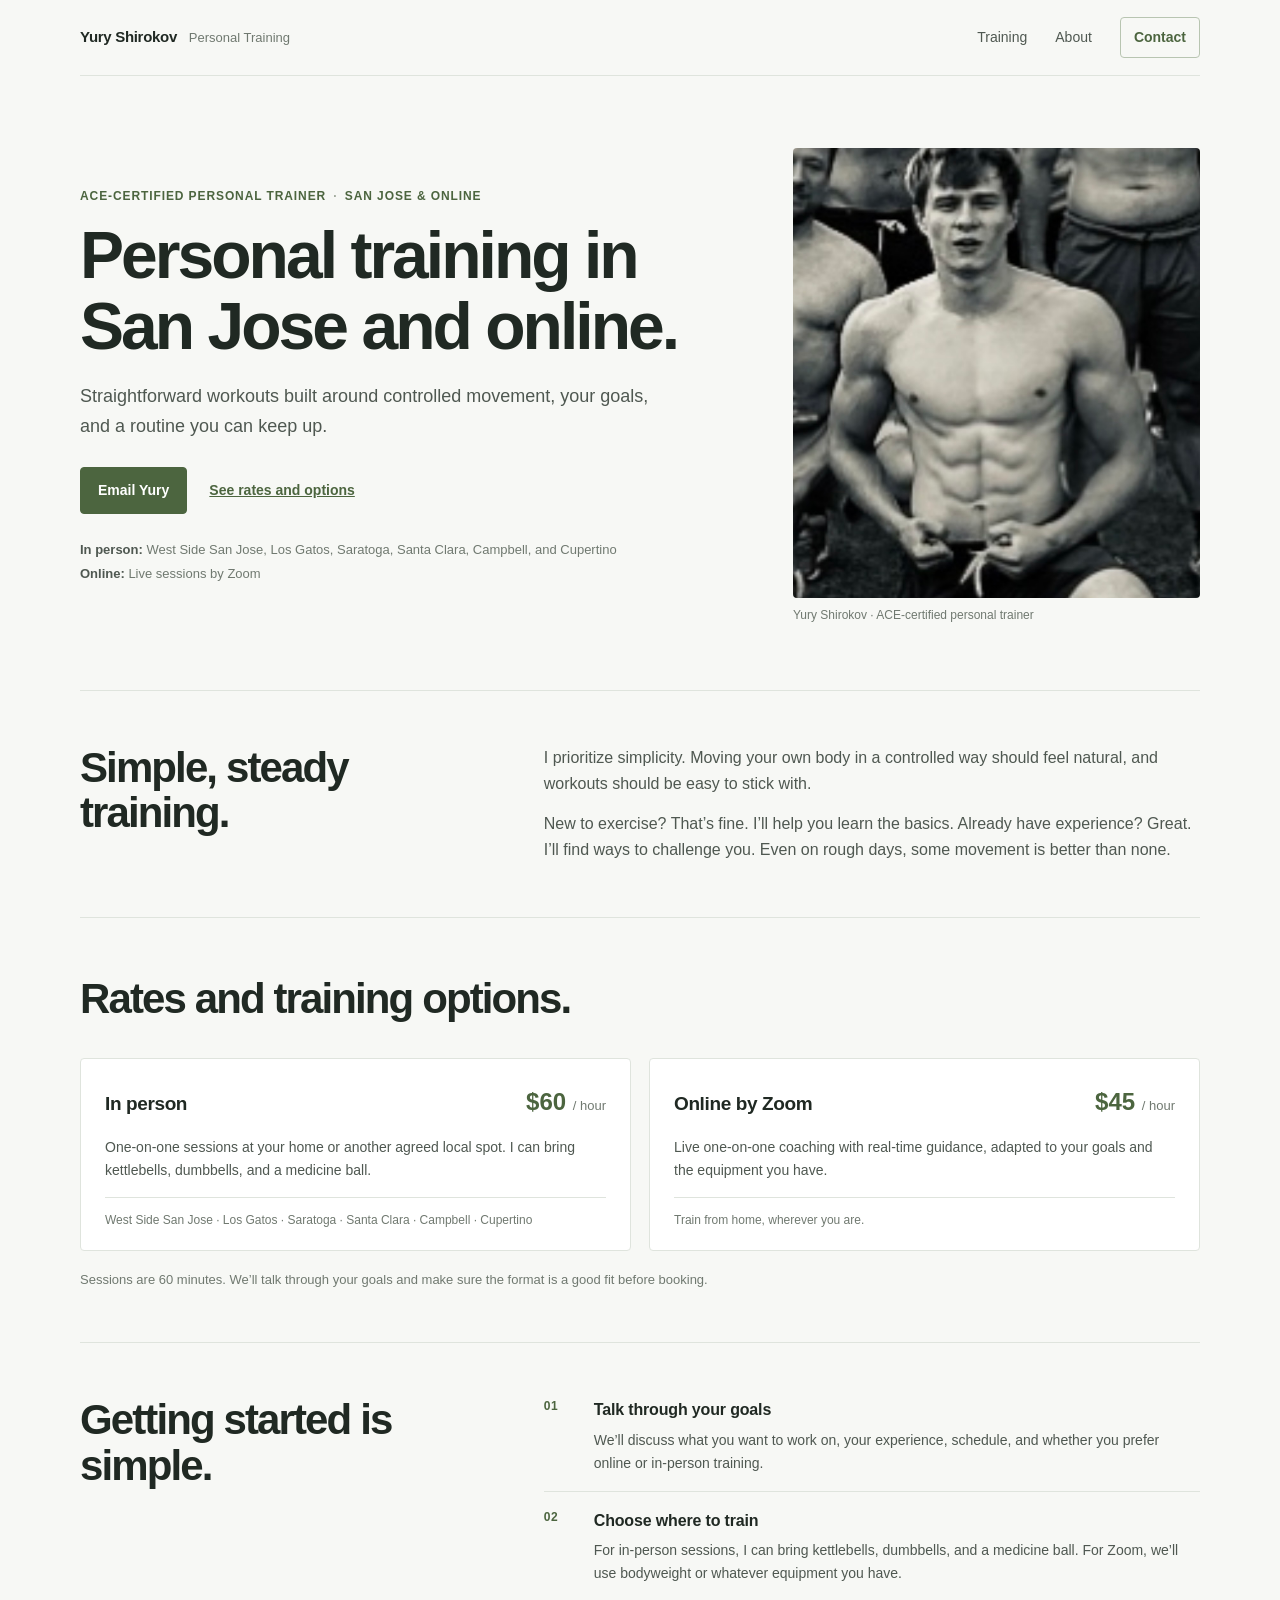
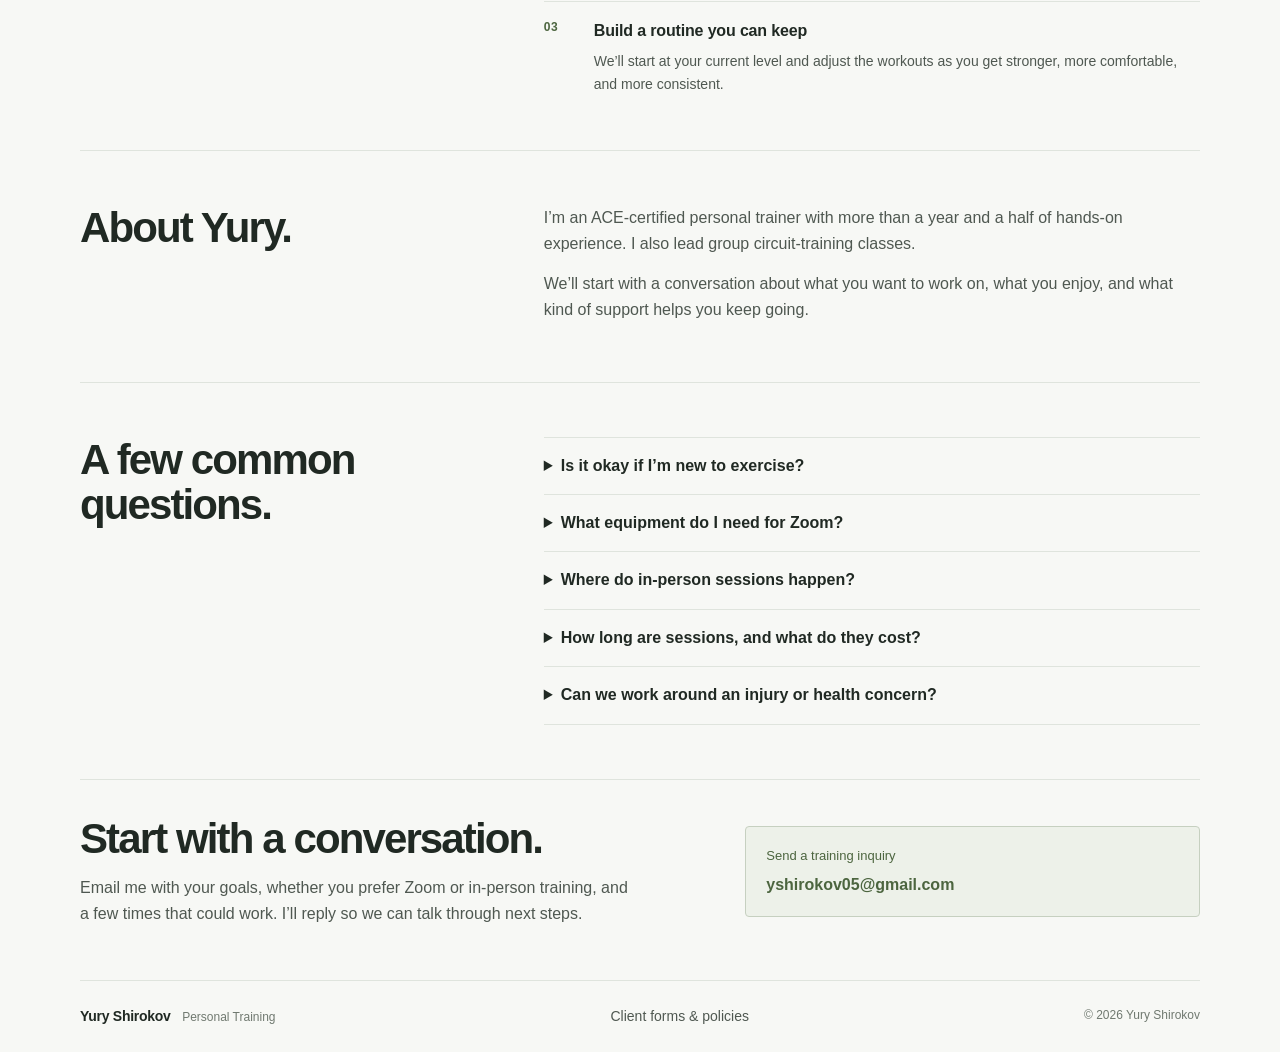
<file: index.html>
<!doctype html>
<html lang="en">
<head>
  <meta charset="utf-8">
  <meta name="viewport" content="width=device-width, initial-scale=1">
  <meta name="description" content="ACE-certified personal training in West San Jose, Los Gatos, Saratoga, Santa Clara, Campbell, Cupertino, and online by Zoom.">
  <meta name="theme-color" content="#f7f8f5">
  <title>Yury Shirokov | Personal Training</title>
  <link rel="stylesheet" href="styles.css?v=20260924-details">
</head>
<body>
  <header class="site-header">
    <a class="brand" href="#home">Yury Shirokov <span>Personal Training</span></a>
    <nav aria-label="Main navigation">
      <a href="#training">Training</a>
      <a href="#about">About</a>
      <a class="nav-contact" href="#contact">Contact</a>
    </nav>
  </header>

  <main id="home">
    <section class="hero">
      <div class="hero-copy">
        <p class="kicker">ACE-CERTIFIED PERSONAL TRAINER <span>·</span> SAN JOSE &amp; ONLINE</p>
        <h1>Personal training in San Jose and online.</h1>
        <p class="lead">Straightforward workouts built around controlled movement, your goals, and a routine you can keep up.</p>
        <div class="actions">
          <a class="button" href="mailto:yshirokov05@gmail.com?subject=Personal%20training%20inquiry">Email Yury</a>
          <a class="plain-link" href="#training">See rates and options</a>
        </div>
        <p class="service-area"><strong>In person:</strong> West Side San Jose, Los Gatos, Saratoga, Santa Clara, Campbell, and Cupertino<br><strong>Online:</strong> Live sessions by Zoom</p>
      </div>
      <figure class="portrait">
        <img src="assets/yury-shirokov-training.jpeg" alt="Yury Shirokov at the gym">
        <figcaption>Yury Shirokov · ACE-certified personal trainer</figcaption>
      </figure>
    </section>

    <section class="approach section" aria-labelledby="approach-title">
      <div class="section-heading">
        <h2 id="approach-title">Simple, steady training.</h2>
      </div>
      <div class="section-copy">
        <p>I prioritize simplicity. Moving your own body in a controlled way should feel natural, and workouts should be easy to stick with.</p>
        <p>New to exercise? That’s fine. I’ll help you learn the basics. Already have experience? Great. I’ll find ways to challenge you. Even on rough days, some movement is better than none.</p>
      </div>
    </section>

    <section class="training section" id="training" aria-labelledby="training-title">
      <div class="section-heading">
        <h2 id="training-title">Rates and training options.</h2>
      </div>
      <div class="options">
        <article class="option">
          <div class="option-title">
            <h3>In person</h3>
            <p class="price">$60 <span>/ hour</span></p>
          </div>
          <p>One-on-one sessions at your home or another agreed local spot. I can bring kettlebells, dumbbells, and a medicine ball.</p>
          <p class="option-detail">West Side San Jose · Los Gatos · Saratoga · Santa Clara · Campbell · Cupertino</p>
        </article>
        <article class="option">
          <div class="option-title">
            <h3>Online by Zoom</h3>
            <p class="price">$45 <span>/ hour</span></p>
          </div>
          <p>Live one-on-one coaching with real-time guidance, adapted to your goals and the equipment you have.</p>
          <p class="option-detail">Train from home, wherever you are.</p>
        </article>
      </div>
      <p class="session-note">Sessions are 60 minutes. We’ll talk through your goals and make sure the format is a good fit before booking.</p>
    </section>

    <section class="how-it-works section" id="how-it-works" aria-labelledby="how-title">
      <div class="section-heading">
        <h2 id="how-title">Getting started is simple.</h2>
      </div>
      <div class="steps">
        <article class="step">
          <span class="step-number">01</span>
          <div>
            <h3>Talk through your goals</h3>
            <p>We’ll discuss what you want to work on, your experience, schedule, and whether you prefer online or in-person training.</p>
          </div>
        </article>
        <article class="step">
          <span class="step-number">02</span>
          <div>
            <h3>Choose where to train</h3>
            <p>For in-person sessions, I can bring kettlebells, dumbbells, and a medicine ball. For Zoom, we’ll use bodyweight or whatever equipment you have.</p>
          </div>
        </article>
        <article class="step">
          <span class="step-number">03</span>
          <div>
            <h3>Build a routine you can keep</h3>
            <p>We’ll start at your current level and adjust the workouts as you get stronger, more comfortable, and more consistent.</p>
          </div>
        </article>
      </div>
    </section>

    <section class="about section" id="about" aria-labelledby="about-title">
      <div class="section-heading">
        <h2 id="about-title">About Yury.</h2>
      </div>
      <div class="section-copy">
        <p>I’m an ACE-certified personal trainer with more than a year and a half of hands-on experience. I also lead group circuit-training classes.</p>
        <p>We’ll start with a conversation about what you want to work on, what you enjoy, and what kind of support helps you keep going.</p>
      </div>
    </section>

    <section class="faq section" aria-labelledby="faq-title">
      <div class="section-heading">
        <h2 id="faq-title">A few common questions.</h2>
      </div>
      <div class="faq-list">
        <details>
          <summary>Is it okay if I’m new to exercise?</summary>
          <p>Absolutely. We’ll start with movements you can control and build from there. If you already have experience, I can adjust the workouts to challenge you.</p>
        </details>
        <details>
          <summary>What equipment do I need for Zoom?</summary>
          <p>None is required. We can use bodyweight, or adapt the session to equipment you already have at home.</p>
        </details>
        <details>
          <summary>Where do in-person sessions happen?</summary>
          <p>Sessions can be at your home or another agreed local spot in West Side San Jose, Los Gatos, Saratoga, Santa Clara, Campbell, or Cupertino.</p>
        </details>
        <details>
          <summary>How long are sessions, and what do they cost?</summary>
          <p>Sessions are 60 minutes: $60 in person or $45 online by Zoom.</p>
        </details>
        <details>
          <summary>Can we work around an injury or health concern?</summary>
          <p>Please tell me before we train. I don’t diagnose or treat injuries. Follow your healthcare provider’s guidance, and get medical clearance when needed.</p>
        </details>
      </div>
    </section>

    <section class="contact" id="contact" aria-labelledby="contact-title">
      <div>
        <h2 id="contact-title">Start with a conversation.</h2>
        <p>Email me with your goals, whether you prefer Zoom or in-person training, and a few times that could work. I’ll reply so we can talk through next steps.</p>
      </div>
      <a class="contact-link" href="mailto:yshirokov05@gmail.com?subject=Personal%20training%20inquiry">
        <span>Send a training inquiry</span>
        <strong>yshirokov05@gmail.com</strong>
      </a>
    </section>
  </main>

  <footer>
    <a class="brand" href="#home">Yury Shirokov <span>Personal Training</span></a>
    <a href="docs/">Client forms &amp; policies</a>
    <span>© <span id="year"></span> Yury Shirokov</span>
  </footer>
  <script src="script.js"></script>
</body>
</html>
</file>
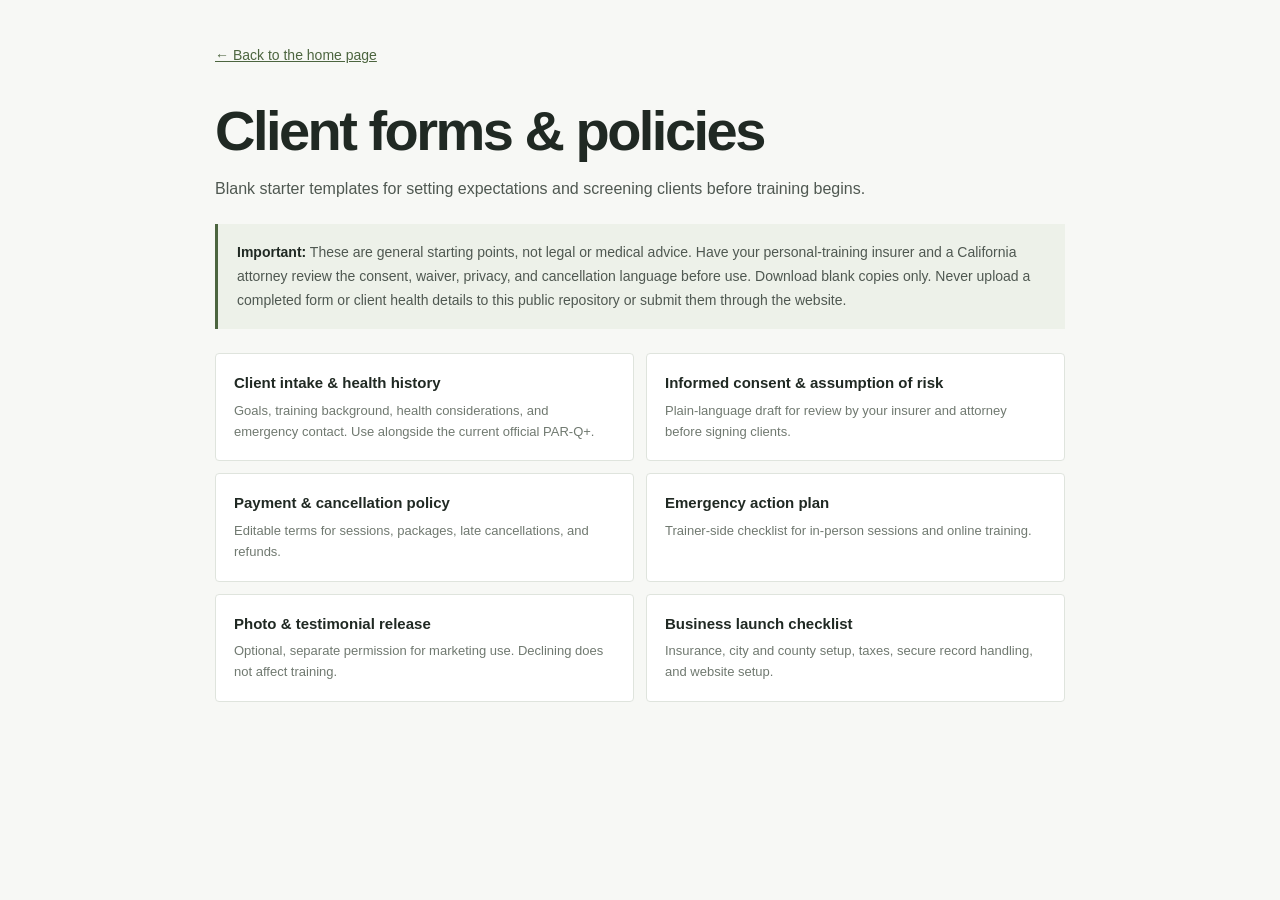
<file: docs/index.html>
<!doctype html>
<html lang="en">
<head>
  <meta charset="utf-8">
  <meta name="viewport" content="width=device-width, initial-scale=1">
  <meta name="robots" content="noindex">
  <title>Client Forms & Policies | Yury Shirokov</title>
  <link rel="stylesheet" href="../styles.css?v=20260923-clean">
  <style>
    .docs { width: min(100% - 48px, 850px); margin: 0 auto; padding: 42px 0 72px; }
    .docs .back { display: inline-block; margin-bottom: 34px; color: var(--accent); font-size: 14px; }
    .docs h1 { max-width: 720px; margin: 0 0 14px; font-size: clamp(38px, 6vw, 56px); }
    .docs .intro { max-width: 680px; margin-bottom: 22px; color: var(--body); }
    .warning { padding: 17px 19px; border-left: 3px solid var(--accent); background: var(--accent-soft); color: var(--body); font-size: 14px; line-height: 1.7; }
    .warning strong { color: var(--ink); }
    .doc-list { display: grid; grid-template-columns: repeat(2, minmax(0, 1fr)); gap: 12px; margin: 24px 0; }
    .doc-list a { display: block; padding: 18px; border: 1px solid var(--line); border-radius: 4px; background: var(--surface); text-decoration: none; }
    .doc-list a:hover { border-color: #aab99f; }
    .doc-list strong, .doc-list small { display: block; }
    .doc-list strong { font-size: 15px; line-height: 1.5; }
    .doc-list small { margin-top: 6px; color: var(--muted); font-size: 13px; line-height: 1.6; }
    @media (max-width: 600px) {
      .docs { width: min(100% - 36px, 520px); padding-top: 28px; }
      .doc-list { grid-template-columns: 1fr; }
    }
  </style>
</head>
<body>
  <main class="docs">
    <a class="back" href="../">← Back to the home page</a>
    <h1>Client forms &amp; policies</h1>
    <p class="intro">Blank starter templates for setting expectations and screening clients before training begins.</p>
    <div class="warning"><strong>Important:</strong> These are general starting points, not legal or medical advice. Have your personal-training insurer and a California attorney review the consent, waiver, privacy, and cancellation language before use. Download blank copies only. Never upload a completed form or client health details to this public repository or submit them through the website.</div>
    <div class="doc-list">
      <a href="client-intake-and-health-history.md"><strong>Client intake &amp; health history</strong><small>Goals, training background, health considerations, and emergency contact. Use alongside the current official PAR-Q+.</small></a>
      <a href="informed-consent-and-waiver-template.md"><strong>Informed consent &amp; assumption of risk</strong><small>Plain-language draft for review by your insurer and attorney before signing clients.</small></a>
      <a href="payment-cancellation-policy.md"><strong>Payment &amp; cancellation policy</strong><small>Editable terms for sessions, packages, late cancellations, and refunds.</small></a>
      <a href="emergency-action-plan.md"><strong>Emergency action plan</strong><small>Trainer-side checklist for in-person sessions and online training.</small></a>
      <a href="photo-testimonial-release.md"><strong>Photo &amp; testimonial release</strong><small>Optional, separate permission for marketing use. Declining does not affect training.</small></a>
      <a href="launch-checklist.md"><strong>Business launch checklist</strong><small>Insurance, city and county setup, taxes, secure record handling, and website setup.</small></a>
    </div>
  </main>
</body>
</html>
</file>
<file: styles.css>
:root {
  color-scheme: light;
  --ink: #202923;
  --body: #4f5851;
  --muted: #707970;
  --paper: #f7f8f5;
  --surface: #fff;
  --line: #dfe4dd;
  --accent: #4c653f;
  --accent-soft: #edf1e9;
  --sans: -apple-system, BlinkMacSystemFont, "Segoe UI", Arial, sans-serif;
}

* { box-sizing: border-box; }
html { scroll-behavior: smooth; }
body {
  margin: 0;
  background: var(--paper);
  color: var(--ink);
  font: 16px/1.65 var(--sans);
}
a { color: inherit; }
a:focus-visible { outline: 3px solid #86a66f; outline-offset: 4px; }
.site-header, main, footer {
  width: min(100% - 48px, 1120px);
  margin-inline: auto;
}
.site-header {
  min-height: 76px;
  display: flex;
  justify-content: space-between;
  align-items: center;
  border-bottom: 1px solid var(--line);
}
.brand {
  color: var(--ink);
  text-decoration: none;
  font-size: 15px;
  font-weight: 700;
  letter-spacing: -.02em;
}
.brand span {
  margin-left: 8px;
  color: var(--muted);
  font-size: 13px;
  font-weight: 400;
  letter-spacing: 0;
}
.site-header nav { display: flex; align-items: center; gap: 28px; }
.site-header nav a, footer > a:not(.brand) {
  color: var(--body);
  font-size: 14px;
  text-decoration: none;
}
.site-header nav a:hover, footer a:hover { color: var(--accent); }
.site-header nav .nav-contact {
  padding: 8px 13px;
  border: 1px solid #b8c5b1;
  border-radius: 4px;
  color: var(--accent);
  font-weight: 600;
}

.hero {
  display: grid;
  grid-template-columns: minmax(0, 1.2fr) minmax(270px, .8fr);
  align-items: center;
  gap: clamp(44px, 8vw, 110px);
  padding: 72px 0 64px;
}
.hero-copy { max-width: 620px; }
.kicker {
  margin: 0 0 13px;
  color: var(--accent);
  font-size: 12px;
  font-weight: 700;
  letter-spacing: .075em;
  text-transform: uppercase;
}
.kicker span { color: #9aa395; padding-inline: 3px; }
h1, h2, h3, p { margin-top: 0; }
h1, h2 {
  color: var(--ink);
  font-weight: 650;
  letter-spacing: -.045em;
  line-height: 1.08;
}
h1 { max-width: 600px; margin-bottom: 20px; font-size: clamp(42px, 5.2vw, 66px); }
.lead {
  max-width: 570px;
  margin-bottom: 25px;
  color: var(--body);
  font-size: 18px;
  line-height: 1.65;
}
.actions { display: flex; align-items: center; gap: 22px; margin-bottom: 24px; }
.button {
  display: inline-block;
  padding: 11px 17px;
  border: 1px solid var(--accent);
  border-radius: 4px;
  background: var(--accent);
  color: #fff;
  font-size: 14px;
  font-weight: 600;
  text-decoration: none;
}
.button:hover { background: #3e5534; }
.plain-link { color: var(--accent); font-size: 14px; font-weight: 600; }
.service-area { margin: 0; color: var(--muted); font-size: 13px; line-height: 1.9; }
.service-area strong { color: var(--body); font-weight: 600; }
.portrait { margin: 0; }
.portrait img {
  display: block;
  width: 100%;
  height: 450px;
  object-fit: cover;
  object-position: center 8%;
  border-radius: 4px;
  background: #e7e9e4;
}
.portrait figcaption { padding-top: 8px; color: var(--muted); font-size: 12px; }

.section {
  display: grid;
  grid-template-columns: minmax(210px, .75fr) minmax(0, 1.25fr);
  gap: 36px 70px;
  padding: 54px 0;
  border-top: 1px solid var(--line);
}
.section-heading h2, .contact h2 { margin-bottom: 0; font-size: clamp(30px, 3.7vw, 42px); }
.section-copy { max-width: 680px; color: var(--body); }
.section-copy p { margin-bottom: 13px; }
.section-copy p:last-child { margin-bottom: 0; }

.training { padding-block: 58px 52px; }
.training .section-heading { grid-column: 1 / -1; }
.training .section-heading h2 { max-width: 620px; }
.options {
  grid-column: 1 / -1;
  display: grid;
  grid-template-columns: repeat(2, minmax(0, 1fr));
  gap: 18px;
}
.option {
  padding: 23px 24px 20px;
  border: 1px solid var(--line);
  border-radius: 4px;
  background: var(--surface);
}
.option-title { display: flex; justify-content: space-between; align-items: baseline; gap: 14px; }
.option h3 { margin: 0; font-size: 19px; letter-spacing: -.02em; }
.price { margin: 0; color: var(--accent); font-size: 24px; font-weight: 700; white-space: nowrap; }
.price span { color: var(--muted); font-size: 13px; font-weight: 400; }
.option > p:not(.option-detail) { margin: 15px 0 14px; color: var(--body); font-size: 14px; }
.option-detail { margin: 0; padding-top: 12px; border-top: 1px solid var(--line); color: var(--muted); font-size: 12px; line-height: 1.7; }
.session-note { grid-column: 1 / -1; margin: -18px 0 0; color: var(--muted); font-size: 13px; }

.about { padding-block: 54px 58px; }
.contact {
  display: grid;
  grid-template-columns: minmax(0, 1.15fr) minmax(260px, .85fr);
  align-items: center;
  gap: 50px;
  padding: 36px 0 52px;
  border-top: 1px solid var(--line);
}
.contact h2 { margin-bottom: 14px; }
.contact > div > p:not(.kicker) { max-width: 550px; margin-bottom: 0; color: var(--body); }
.contact-link {
  display: flex;
  flex-direction: column;
  gap: 5px;
  padding: 18px 20px;
  border: 1px solid #c6d0c0;
  border-radius: 4px;
  background: var(--accent-soft);
  color: var(--accent);
  text-decoration: none;
}
.contact-link span { font-size: 13px; }
.contact-link strong { font-size: 16px; }

footer {
  display: flex;
  justify-content: space-between;
  align-items: center;
  gap: 18px;
  min-height: 72px;
  border-top: 1px solid var(--line);
  color: var(--muted);
  font-size: 12px;
}
footer .brand { font-size: 14px; }
footer .brand span { font-size: 12px; }

.steps, .faq-list { max-width: 720px; }
.steps { display: grid; gap: 16px; }
.step {
  display: grid;
  grid-template-columns: 36px minmax(0, 1fr);
  gap: 14px;
  align-items: start;
  padding-bottom: 16px;
  border-bottom: 1px solid var(--line);
}
.step:last-child { padding-bottom: 0; border-bottom: 0; }
.step-number { color: var(--accent); font-size: 12px; font-weight: 700; letter-spacing: .05em; }
.step h3 { margin: 0 0 5px; font-size: 16px; letter-spacing: -.01em; }
.step p { margin: 0; color: var(--body); font-size: 14px; }
.faq-list details { padding: 15px 0; border-top: 1px solid var(--line); color: var(--body); }
.faq-list details:last-child { border-bottom: 1px solid var(--line); }
.faq-list summary { color: var(--ink); cursor: pointer; font-weight: 600; }
.faq-list summary:focus-visible { outline: 3px solid #86a66f; outline-offset: 4px; }
.faq-list details p { margin: 9px 0 0; font-size: 14px; }

@media (max-width: 760px) {
  .site-header, main, footer { width: min(100% - 36px, 600px); }
  .site-header { min-height: 68px; }
  .site-header nav { gap: 14px; }
  .site-header nav a { font-size: 13px; }
  .brand { font-size: 14px; }
  .brand span { display: block; margin: 0; font-size: 11px; }
  .hero { grid-template-columns: 1fr; gap: 32px; padding: 50px 0 42px; }
  .hero-copy { order: 1; }
  .portrait { order: 2; max-width: 460px; }
  .portrait img { height: min(112vw, 470px); }
  .lead { font-size: 17px; }
  .section { grid-template-columns: 1fr; gap: 18px; padding: 40px 0; }
  .training .section-heading, .options, .session-note { grid-column: 1; }
  .options { grid-template-columns: 1fr; gap: 12px; }
  .session-note { margin: -5px 0 0; }
  .contact { grid-template-columns: 1fr; gap: 22px; padding-block: 36px 42px; }
  footer { flex-wrap: wrap; padding-block: 17px; gap: 8px 16px; }
  footer .brand { width: 100%; }
}
@media (max-width: 390px) {
  .site-header, main, footer { width: min(100% - 28px, 600px); }
  .site-header nav { gap: 10px; }
  .site-header nav a { font-size: 12px; }
  .actions { gap: 14px; }
  .service-area { font-size: 12px; }
  .option { padding: 19px 17px; }
}
@media (prefers-reduced-motion: reduce) {
  html { scroll-behavior: auto; }
}
</file>
